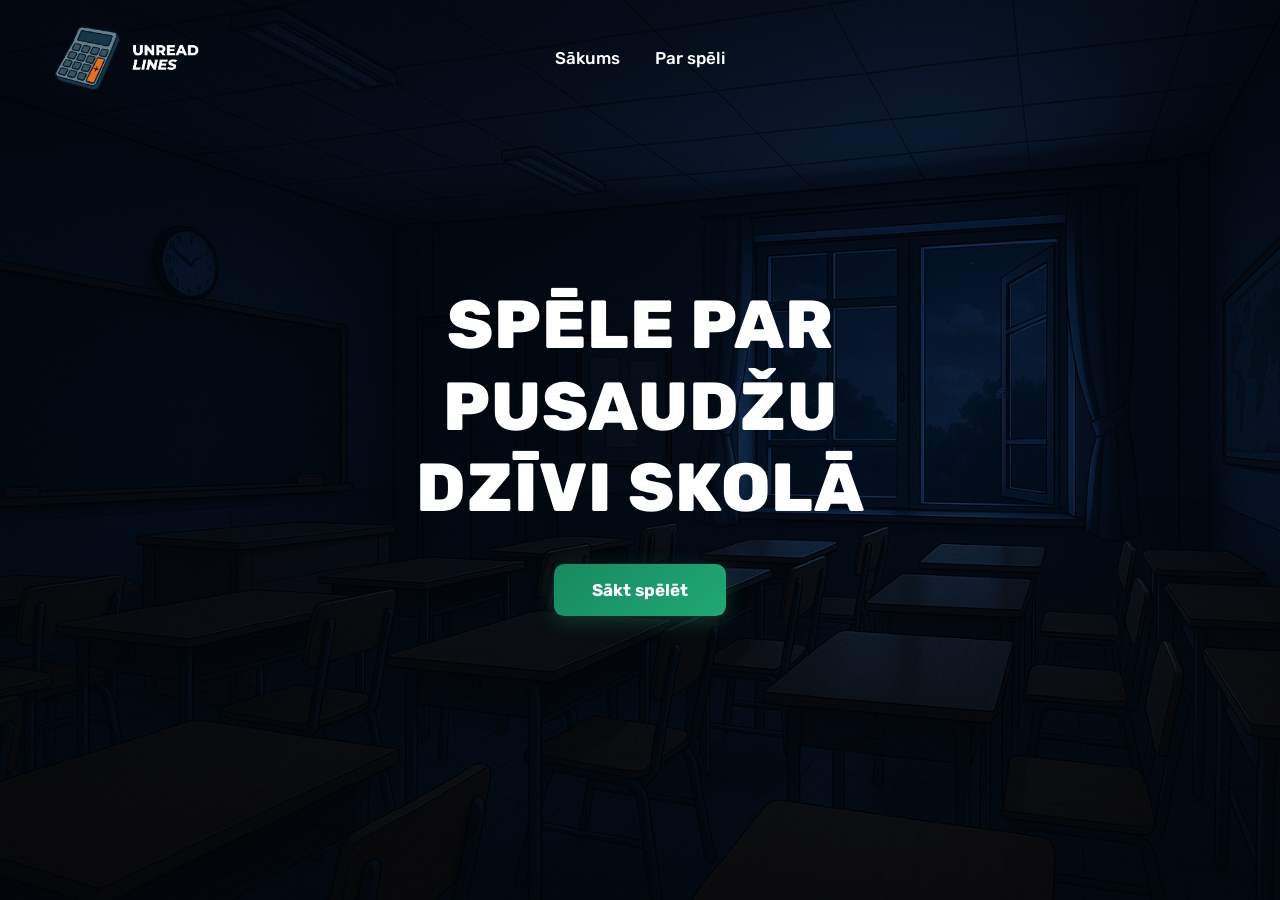
<file: index.html>
<!DOCTYPE html>
<!-- juicebct / Skolēnu dzīve / https://github.com/juicebct -->
<html lang="lv">
<head>
    <meta charset="UTF-8">
    <meta name="viewport" content="width=device-width, initial-scale=1.0">

    <title>Unread Lines</title>

    <!-- Styles and icons -->
    <link rel="icon" href="favicon.ico" type="image/x-icon">
    <link href="css/base.css" rel="stylesheet" type="text/css">
    <link href="css/index.css" rel="stylesheet" type="text/css">

    <!-- Google Fonts -->
    <link rel="preconnect" href="https://fonts.googleapis.com">
    <link rel="preconnect" href="https://fonts.gstatic.com" crossorigin>
    <link href="https://fonts.googleapis.com/css2?family=Rubik:wght@400;500;600;700;800&display=swap" rel="stylesheet">
</head>

<body>

    <!-- background -->

    <video autoplay muted loop playsinline class="video-bg" poster="images/site/school.png">
        <source src="video/school.mp4" type="video/mp4">
        <img src="images/site/school.png" alt="Background">
    </video>

    <div class="overlay"></div>

    <!-- menu -->

    <nav>
        <div class="logo">
            <img src="images/site/logo-text.png" alt="Unread Lines">
        </div>

        <div class="links">
            <a id="home-link" href="#">Sākums</a>
            <a id="about-link" href="#about">Par spēli</a>
        </div>
    </nav>

    <!-- main page -->

    <div class="content">
        <h1>SPĒLE PAR<br>PUSAUDŽU<br>DZĪVI SKOLĀ</h1>
        <a class="btn" href="game.html">Sākt spēlēt</a>
    </div>

    <!-- about section -->

    <section class="about-section" id="about">

        <div class="about-container">

            <!-- intro -->

            <div class="about-header">
                <span class="section-label">UNREAD LINES</span>

                <h2>PAR SIŽETU</h2>

                <p>
                    Šī spēle ir interaktīvs stāsts, kurā spēlētājs iejūtas
                    15–16 gadus veca jaunieša lomā, kurš atgriežas Rēzeknē.
                    Spēles gaitā viņam ir iespēja sazināties ar dažādiem
                    personāžiem, izmantojot īpaši izveidotu ziņapmaiņas lietotni.
                </p>

                <p>
                    Spēles laikā spēlētājs saņem ziņas, attēlus un video,
                    piedalās sarunās un pieņem lēmumus, kas ietekmē viņa
                    reputāciju un attiecības ar citiem personāžiem.
                    Notikumi, kas risinās ārpus lietotnes, tiek aprakstīti
                    sarunā “Piezīmes”.
                </p>

                <p>
                    Projekts tika izstrādāts kā 12. klases noslēguma darbs
                    priekšmetā “Projektu darbs”. Tas apvieno programmēšanu
                    un sociālās zinātnes, pievēršot uzmanību komunikācijai,
                    pārdomātu lēmumu pieņemšanai, atbildībai, empātijai
                    un sadarbībai.
                </p>
            </div>

            <!-- story -->

            <h2 class="story-heading">SPĒLES STĀSTS</h2>

            <div class="timeline">

                <!-- 2023 -->

                <article class="story-card">

                    <span class="year">2023 · PIRMAIS POSMS</span>

                    <h3>SĀKOTNĒJĀ VERSIJA</h3>

                    <p>
                        Spēles pirmā versija tika izveidota 2023. gadā kā
                        12. klases noslēguma projekts. Ierobežotā laika dēļ
                        neizdevās īstenot visas sākotnēji iecerētās idejas.
                        Galvenā uzmanība tika pievērsta tehniskajai pusei,
                        tāpēc spēles sižets palika nepabeigts un nebija
                        pietiekami attīstīts.
                    </p>

                    <p>
                        Pirmā versija tika izstrādāta, izmantojot PHP,
                        JavaScript un atsevišķu datubāzi. Būtisku palīdzību
                        tehniskajā izstrādē, īpaši servera puses
                        programmēšanā, sniedza skolas informātikas skolotājs.
                    </p>

                    <div class="button-wrapper">
                        <a href="https://skolenu-dzive.netlify.app/"
                           target="_blank"
                           rel="noopener noreferrer"
                           class="project-button">
                            Atvērt pirmo spēles versiju
                        </a>
                    </div>

                </article>

                <!-- 2025 -->

                <article class="story-card">

                    <span class="year">2025 · JAUNA PIEEJA</span>

                    <h3>PROJEKTA PĀRSTRĀDE</h3>

                    <p>
                        2025. gadā Ņikita Andrejevs un Iļja Grabovskis
                        kopīgi nolēma pilnībā pārstrādāt spēli. Šoreiz
                        galvenā uzmanība tika pievērsta sižetam un spēles
                        saturam. Stāsts tika izveidots no jauna, pievienoti
                        jauni notikumi un spēles posmi, kā arī pārveidota
                        kopējā spēles struktūra.
                    </p>

                    <p>
                        Īpaša uzmanība tika pievērsta spēles noslēgumam,
                        kurā tagad ir skaidrāk parādītas spēlētāja pieņemto
                        lēmumu sekas, tostarp to ietekme uz reputāciju
                        un attiecībām ar citiem personāžiem.
                    </p>

                    <p>
                        Tehniskajā izstrādē tika atteikts no PHP un
                        atsevišķas datubāzes. Tā vietā tika izmantots
                        tīrs JavaScript un JSON faili, kuros tiek glabāti
                        dialogi, ziņas un cita spēles informācija.
                    </p>

                    <p>
                        Ņikita galvenokārt bija atbildīgs par tehnisko
                        izstrādi, programmēšanu, mājaslapu, dizainu un
                        funkcionalitāti. Iļja arī piedalījās programmēšanā,
                        taču galvenokārt rūpējās par sižetu, jaunu notikumu
                        izveidi un projekta organizēšanu.
                    </p>

                    <p>
                        Izstrādes laikā tika izmantoti arī mākslīgā
                        intelekta rīki, kas palīdzēja programmēšanā,
                        tekstu veidošanā un atsevišķu tehnisku uzdevumu
                        risināšanā. Tomēr galvenie lēmumi par spēles
                        izstrādi, sižetu un saturu tika pieņemti pašiem
                        projekta autoriem.
                    </p>

                    <p>
                        Lai gan tehnisko struktūru būtu bijis iespējams
                        izveidot vēl labāk, šajā pārstrādes posmā galvenā
                        prioritāte bija spēles satura uzlabošana.
                        Nākotnē tehnisko pusi būtu iespējams pilnveidot.
                    </p>

                </article>

                <!-- 2026 -->

                <article class="story-card">

                    <span class="year">2026 · ATKLĀTAIS KODS</span>

                    <h3>PROJEKTA ATKLĀTĀ KODA VERSIJA</h3>

                    <p>
                        2026. gadā spēles pirmkods tika publicēts GitHub
                        platformā, lai ikviens interesents varētu
                        iepazīties ar projekta izstrādi un, ja vēlas,
                        piedalīties tā turpmākajā attīstībā.
                    </p>

                    <p>
                        Projekta autori paši neplāno turpināt spēles
                        izstrādi vai regulāri to atjaunināt, taču būtu
                        priecīgi, ja kāds no interesentiem vēlētos
                        turpināt darbu pie projekta.
                    </p>

                    <p>
                        Jāņem vērā, ka spēles versija kopš 2025. gada
                        nav tikusi atjaunināta, tāpēc tajā joprojām
                        var būt kļūdas un nepilnības. Abas spēles
                        versijas vairs netiek aktīvi uzturētas.
                    </p>

                    <div class="button-wrapper">
                        <a href="https://github.com/juicebct/unread-lines"
                           target="_blank"
                           rel="noopener noreferrer"
                           class="project-button">
                            Apskatīt GitHub repozitoriju
                        </a>
                    </div>

                </article>

            </div>

            <!-- participants -->

            <div class="participants">

                <h2>PROJEKTA DALĪBNIEKI</h2>

                <div class="participant-card">
                    <p>
                        <strong>Iļja Grabovskis</strong> - sākotnējās
                        spēles idejas autors. Atbildīgs par spēles
                        koncepciju, sižetu, notikumiem un projekta
                        organizēšanu. Piedalījās arī programmēšanā
                        un tehniskajā izstrādē.
                    </p>
                </div>

                <div class="participant-card">
                    <p>
                        <strong>Nikita Andreev</strong> - galvenokārt
                        atbildīgs par tehnisko izstrādi, programmēšanu,
                        mājaslapu, dizainu un spēles funkcionalitāti.
                    </p>
                </div>

                <div class="participant-card">
                    <p>
                        <strong>Skolas informātikas skolotājs</strong> -
                        sniedza nozīmīgu palīdzību pirmās spēles versijas
                        tehniskajā izstrādē, īpaši backend jeb servera
                        puses programmēšanā. 2025. gada pārstrādē nepiedalījās.
                    </p>
                </div>

            </div>

        </div>

    </section>

    <script src="js/index.js"></script>

</body>
</html>
</file>
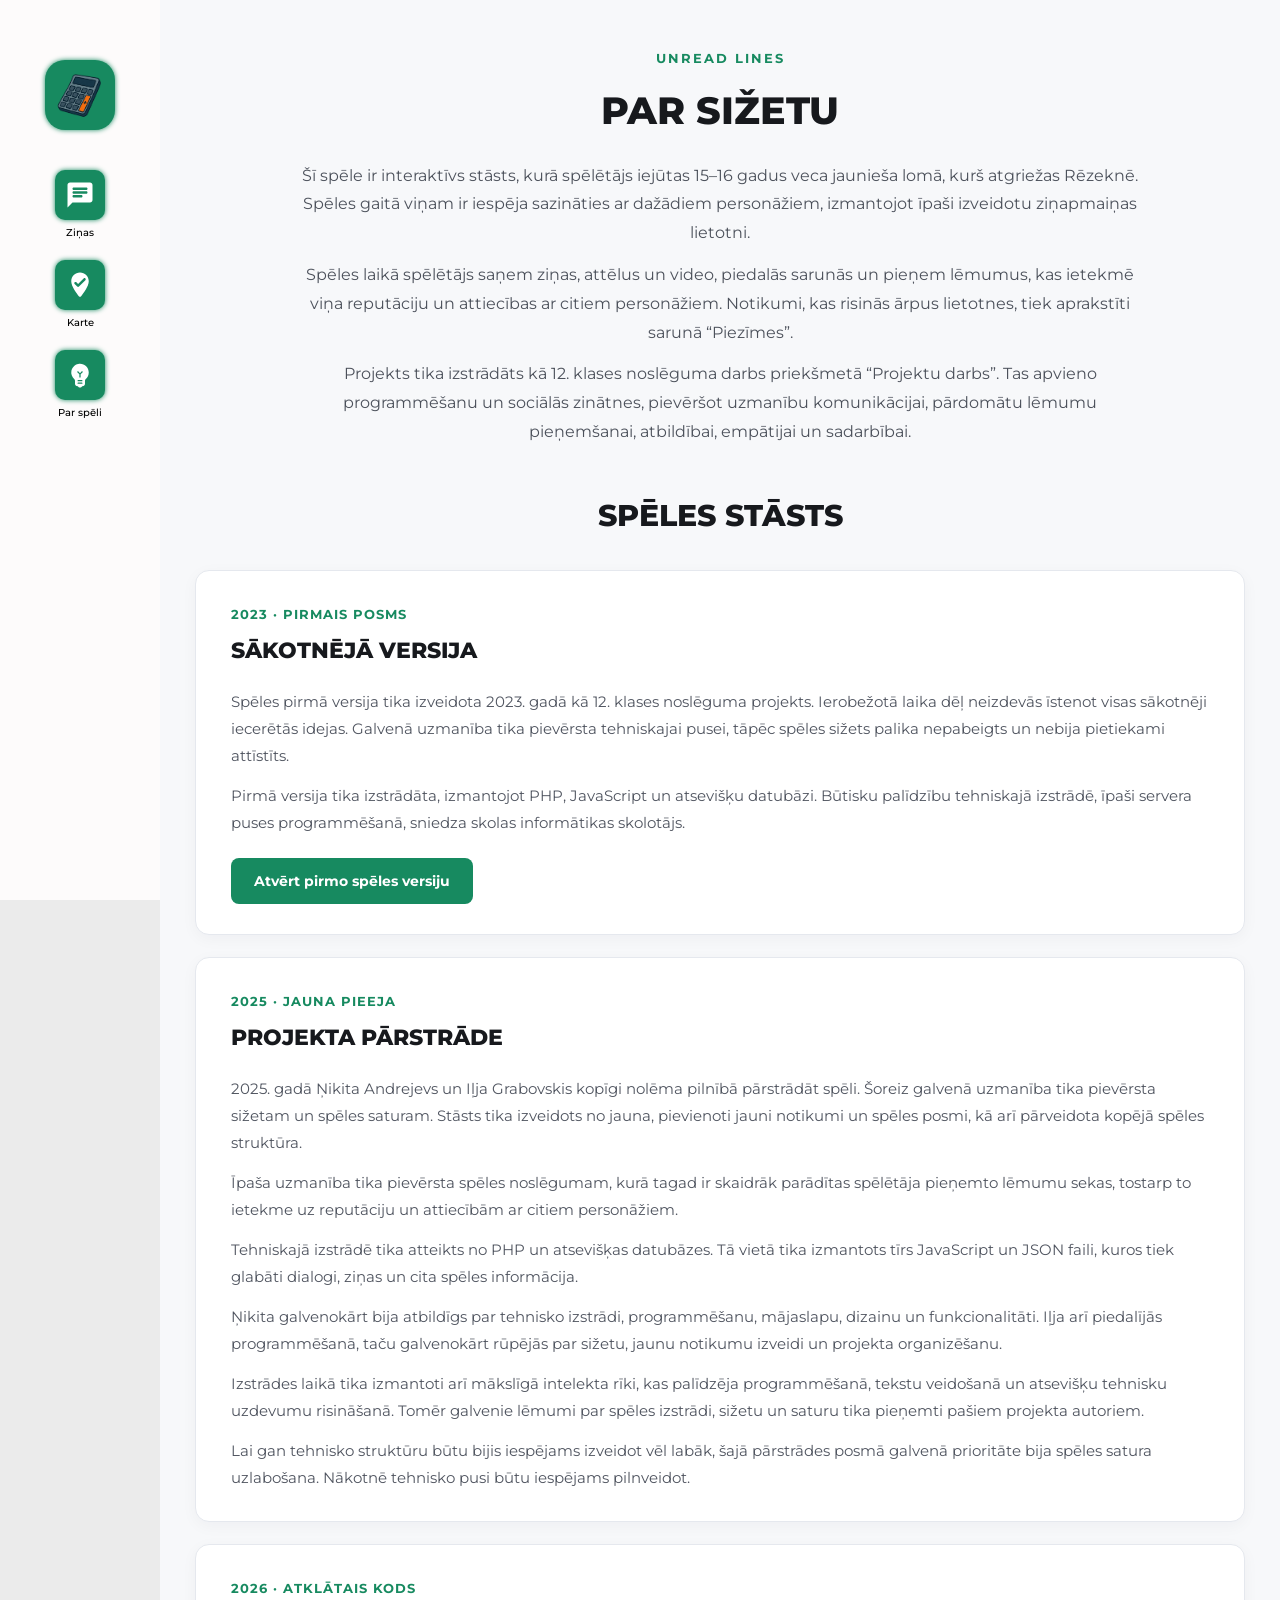
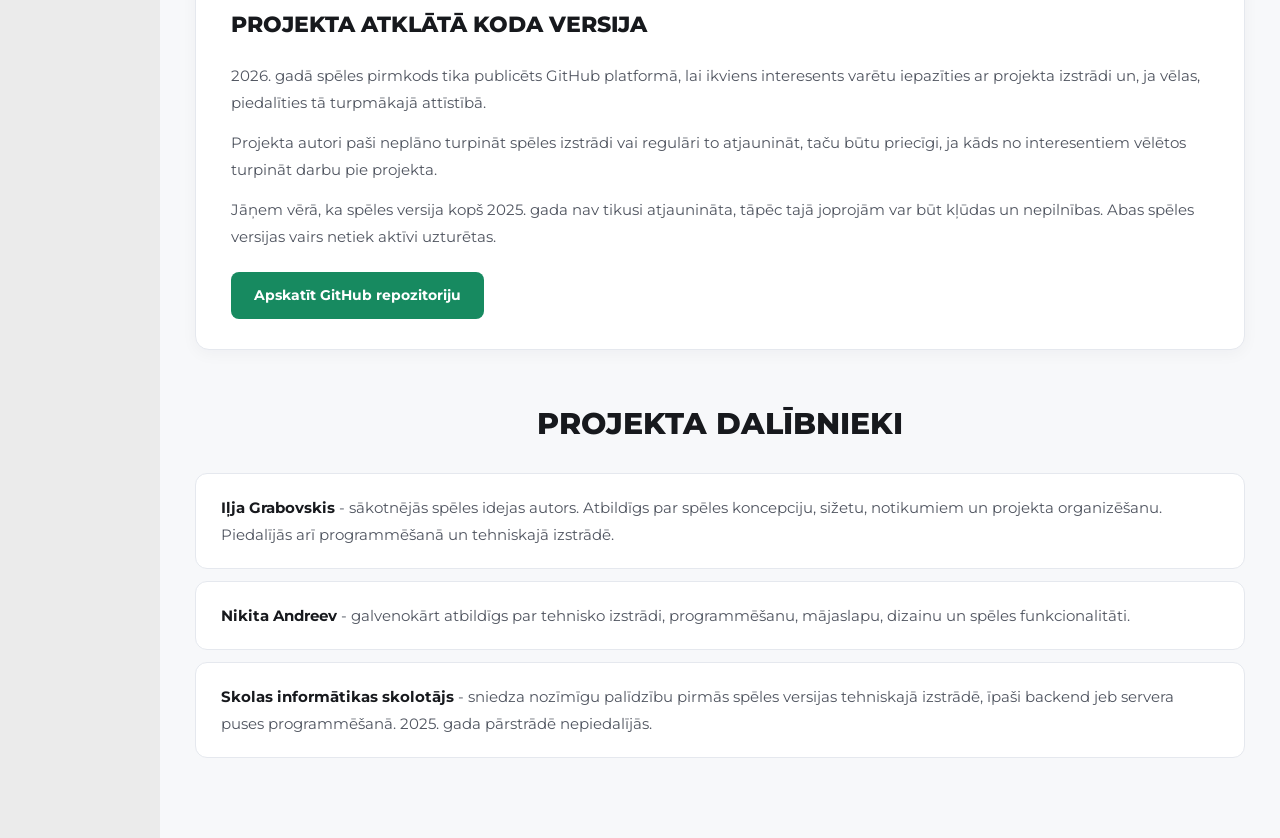
<file: about.html>
<!DOCTYPE html>
<!-- juicebct / Skolēnu dzīve / https://github.com/juicebct -->
<html lang="lv">
<head>
    <meta charset="UTF-8">
    <meta name="viewport" content="width=device-width, initial-scale=1.0">

    <title>Skolēnu dzīve / Par spēli</title>

    <!-- Styles and icons -->
    <link rel="icon" href="favicon.ico" type="image/x-icon">
    <link href="css/base.css" rel="stylesheet" type="text/css">
    <link href="css/sidebar.css" rel="stylesheet" type="text/css">
    <link href="css/about.css" rel="stylesheet" type="text/css">

    <!-- Google Fonts -->
    <link rel="preconnect" href="https://fonts.googleapis.com">
    <link rel="preconnect" href="https://fonts.gstatic.com" crossorigin>
    <link href="https://fonts.googleapis.com/css2?family=Montserrat:ital,wght@0,400;0,500;0,600;0,700;0,900;1,400&display=swap" rel="stylesheet">
</head>
<body class="about-page">
    <nav class="sidebar">
        <a class="logo" href="index.html"><img src="images/site/logo.png" alt=""></a>
        <a href="game.html"><img src="icons/chat.svg" alt="">Ziņas</a>
        <a href="map.html"><img src="icons/map.svg" alt="">Karte</a>
        <a href="about.html"><img src="icons/about.svg" alt="">Par spēli</a>
    </nav>

    <main class="about-content">
        <div class="about-container">

        <!-- INTRO -->

        <div class="about-header">
            <span class="section-label">UNREAD LINES</span>

            <h2>PAR SIŽETU</h2>

            <p>
                Šī spēle ir interaktīvs stāsts, kurā spēlētājs iejūtas
                15–16 gadus veca jaunieša lomā, kurš atgriežas Rēzeknē.
                Spēles gaitā viņam ir iespēja sazināties ar dažādiem
                personāžiem, izmantojot īpaši izveidotu ziņapmaiņas lietotni.
            </p>

            <p>
                Spēles laikā spēlētājs saņem ziņas, attēlus un video,
                piedalās sarunās un pieņem lēmumus, kas ietekmē viņa
                reputāciju un attiecības ar citiem personāžiem.
                Notikumi, kas risinās ārpus lietotnes, tiek aprakstīti
                sarunā “Piezīmes”.
            </p>

            <p>
                Projekts tika izstrādāts kā 12. klases noslēguma darbs
                priekšmetā “Projektu darbs”. Tas apvieno programmēšanu
                un sociālās zinātnes, pievēršot uzmanību komunikācijai,
                pārdomātu lēmumu pieņemšanai, atbildībai, empātijai
                un sadarbībai.
            </p>
        </div>

        <!-- STORY -->

        <h2 class="story-heading">SPĒLES STĀSTS</h2>

        <div class="timeline">

            <!-- 2023 -->

            <article class="story-card">

                <span class="year">2023 · PIRMAIS POSMS</span>

                <h3>SĀKOTNĒJĀ VERSIJA</h3>

                <p>
                    Spēles pirmā versija tika izveidota 2023. gadā kā
                    12. klases noslēguma projekts. Ierobežotā laika dēļ
                    neizdevās īstenot visas sākotnēji iecerētās idejas.
                    Galvenā uzmanība tika pievērsta tehniskajai pusei,
                    tāpēc spēles sižets palika nepabeigts un nebija
                    pietiekami attīstīts.
                </p>

                <p>
                    Pirmā versija tika izstrādāta, izmantojot PHP,
                    JavaScript un atsevišķu datubāzi. Būtisku palīdzību
                    tehniskajā izstrādē, īpaši servera puses
                    programmēšanā, sniedza skolas informātikas skolotājs.
                </p>

                <div class="button-wrapper">
                    <a href="https://skolenu-dzive.netlify.app/"
                       target="_blank"
                       rel="noopener noreferrer"
                       class="project-button">
                        Atvērt pirmo spēles versiju
                    </a>
                </div>

            </article>

            <!-- 2025 -->

            <article class="story-card">

                <span class="year">2025 · JAUNA PIEEJA</span>

                <h3>PROJEKTA PĀRSTRĀDE</h3>

                <p>
                    2025. gadā Ņikita Andrejevs un Iļja Grabovskis
                    kopīgi nolēma pilnībā pārstrādāt spēli. Šoreiz
                    galvenā uzmanība tika pievērsta sižetam un spēles
                    saturam. Stāsts tika izveidots no jauna, pievienoti
                    jauni notikumi un spēles posmi, kā arī pārveidota
                    kopējā spēles struktūra.
                </p>

                <p>
                    Īpaša uzmanība tika pievērsta spēles noslēgumam,
                    kurā tagad ir skaidrāk parādītas spēlētāja pieņemto
                    lēmumu sekas, tostarp to ietekme uz reputāciju
                    un attiecībām ar citiem personāžiem.
                </p>

                <p>
                    Tehniskajā izstrādē tika atteikts no PHP un
                    atsevišķas datubāzes. Tā vietā tika izmantots
                    tīrs JavaScript un JSON faili, kuros tiek glabāti
                    dialogi, ziņas un cita spēles informācija.
                </p>

                <p>
                    Ņikita galvenokārt bija atbildīgs par tehnisko
                    izstrādi, programmēšanu, mājaslapu, dizainu un
                    funkcionalitāti. Iļja arī piedalījās programmēšanā,
                    taču galvenokārt rūpējās par sižetu, jaunu notikumu
                    izveidi un projekta organizēšanu.
                </p>

                <p>
                    Izstrādes laikā tika izmantoti arī mākslīgā
                    intelekta rīki, kas palīdzēja programmēšanā,
                    tekstu veidošanā un atsevišķu tehnisku uzdevumu
                    risināšanā. Tomēr galvenie lēmumi par spēles
                    izstrādi, sižetu un saturu tika pieņemti pašiem
                    projekta autoriem.
                </p>

                <p>
                    Lai gan tehnisko struktūru būtu bijis iespējams
                    izveidot vēl labāk, šajā pārstrādes posmā galvenā
                    prioritāte bija spēles satura uzlabošana.
                    Nākotnē tehnisko pusi būtu iespējams pilnveidot.
                </p>

            </article>

            <!-- 2026 -->

            <article class="story-card">

                <span class="year">2026 · ATKLĀTAIS KODS</span>

                <h3>PROJEKTA ATKLĀTĀ KODA VERSIJA</h3>

                <p>
                    2026. gadā spēles pirmkods tika publicēts GitHub
                    platformā, lai ikviens interesents varētu
                    iepazīties ar projekta izstrādi un, ja vēlas,
                    piedalīties tā turpmākajā attīstībā.
                </p>

                <p>
                    Projekta autori paši neplāno turpināt spēles
                    izstrādi vai regulāri to atjaunināt, taču būtu
                    priecīgi, ja kāds no interesentiem vēlētos
                    turpināt darbu pie projekta.
                </p>

                <p>
                    Jāņem vērā, ka spēles versija kopš 2025. gada
                    nav tikusi atjaunināta, tāpēc tajā joprojām
                    var būt kļūdas un nepilnības. Abas spēles
                    versijas vairs netiek aktīvi uzturētas.
                </p>

                <div class="button-wrapper">
                    <a href="https://github.com/juicebct/unread-lines"
                       target="_blank"
                       rel="noopener noreferrer"
                       class="project-button">
                        Apskatīt GitHub repozitoriju
                    </a>
                </div>

            </article>

        </div>

        <!-- PARTICIPANTS -->

        <div class="participants">

            <h2>PROJEKTA DALĪBNIEKI</h2>

            <div class="participant-card">
                <p>
                    <strong>Iļja Grabovskis</strong> - sākotnējās
                    spēles idejas autors. Atbildīgs par spēles
                    koncepciju, sižetu, notikumiem un projekta
                    organizēšanu. Piedalījās arī programmēšanā
                    un tehniskajā izstrādē.
                </p>
            </div>

            <div class="participant-card">
                <p>
                    <strong>Nikita Andreev</strong> - galvenokārt
                    atbildīgs par tehnisko izstrādi, programmēšanu,
                    mājaslapu, dizainu un spēles funkcionalitāti.
                </p>
            </div>

            <div class="participant-card">
                <p>
                    <strong>Skolas informātikas skolotājs</strong> -
                    sniedza nozīmīgu palīdzību pirmās spēles versijas
                    tehniskajā izstrādē, īpaši backend jeb servera
                    puses programmēšanā. 2025. gada pārstrādē nepiedalījās.
                </p>
            </div>

        </div>

            </div>
</main>
</body>
</html>
</file>
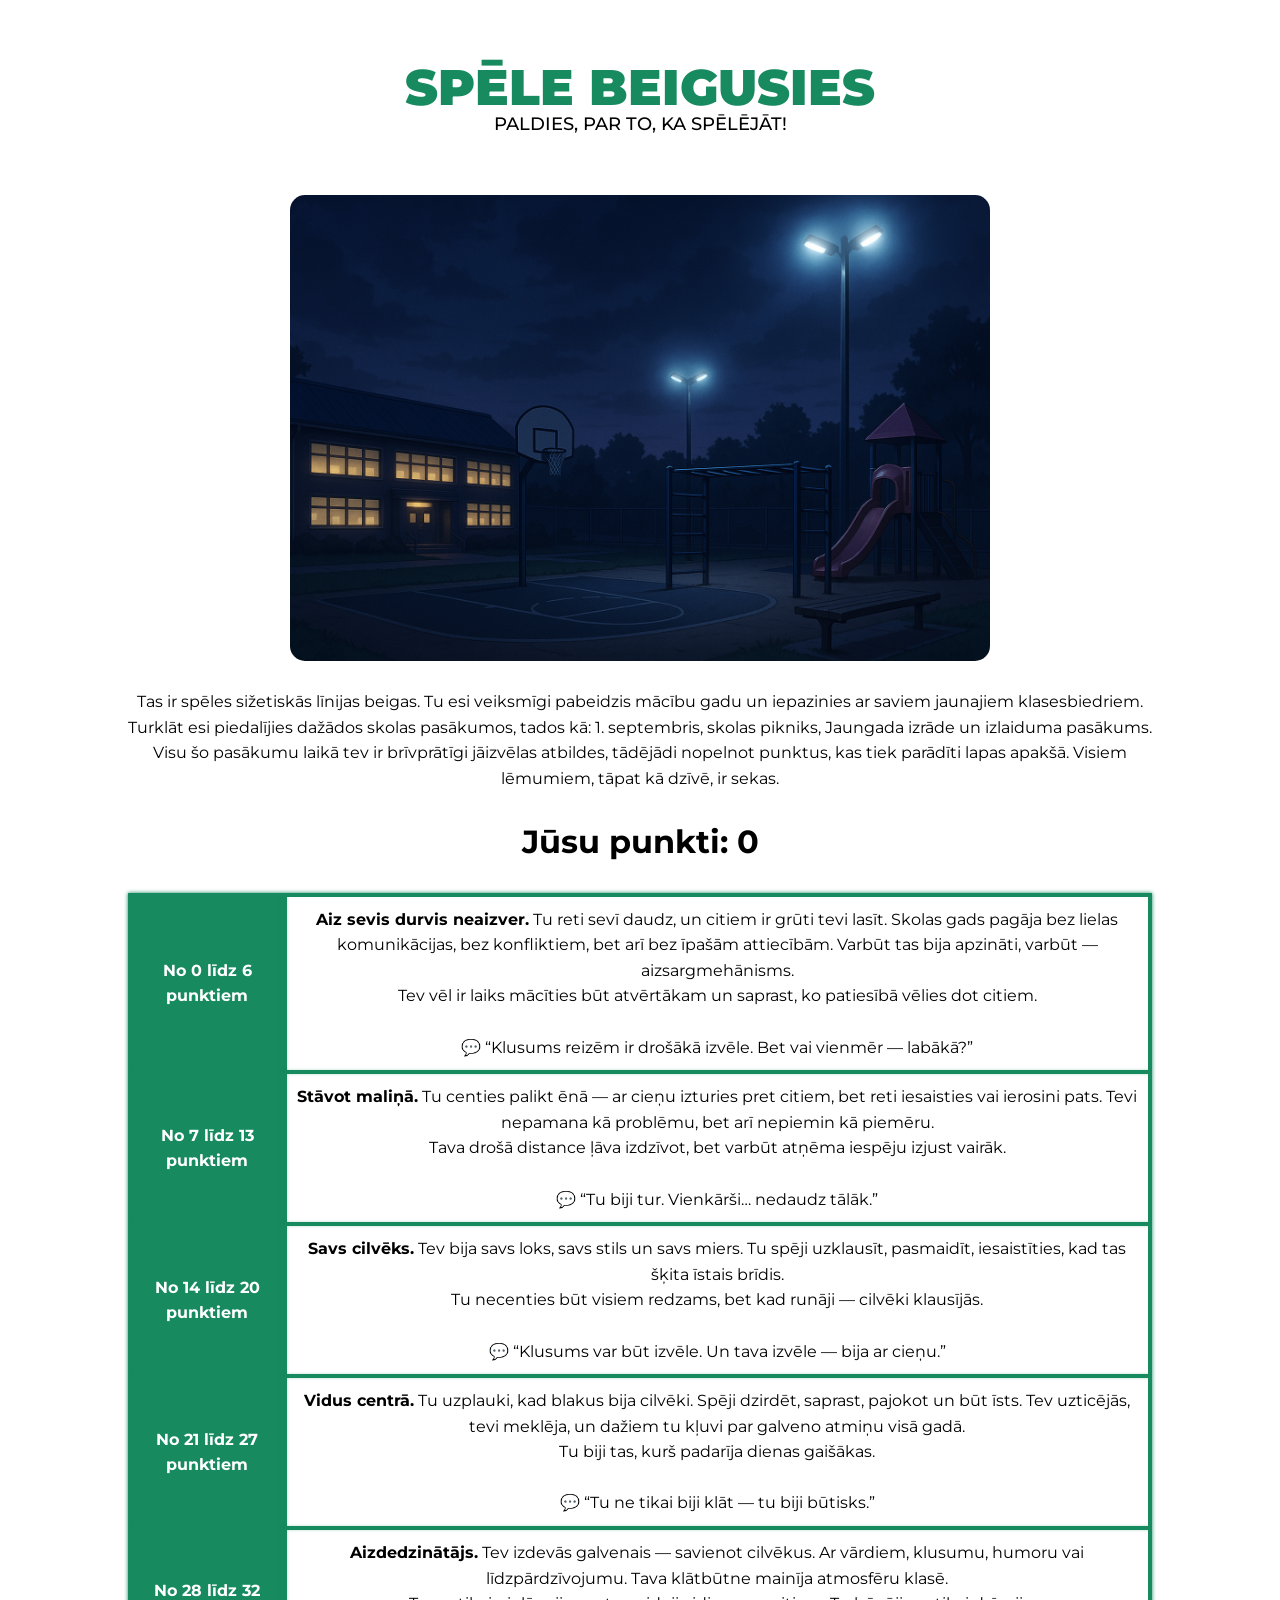
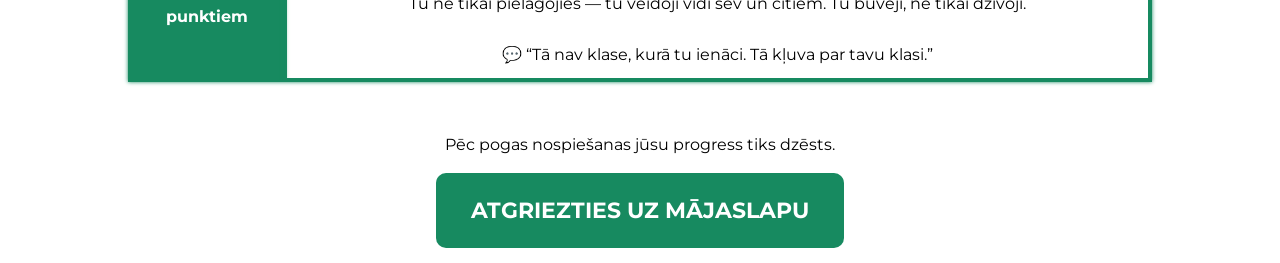
<file: gameover.html>
<!DOCTYPE html>
<!-- juicebct / Skolēnu dzīve / https://github.com/juicebct -->
<html lang="lv">
<head>
    <meta charset="UTF-8">
    <meta name="viewport" content="width=device-width, initial-scale=1.0">

    <title>Skolēnu dzīve / Spēle beigusies</title>

    <!-- Styles and icons -->
    <link rel="icon" href="favicon.ico" type="image/x-icon">
    <link href="css/base.css" rel="stylesheet" type="text/css">
    <link href="css/infopages.css" rel="stylesheet" type="text/css">

    <!-- Google Fonts -->
    <link rel="preconnect" href="https://fonts.googleapis.com">
    <link rel="preconnect" href="https://fonts.gstatic.com" crossorigin>
    <link href="https://fonts.googleapis.com/css2?family=Montserrat:ital,wght@0,400;0,500;0,600;0,700;0,900;1,400&display=swap" rel="stylesheet">
</head>
<body>
    <header class="header">
        <div class="container">
            <div class="header-box">
                <h1>SPĒLE BEIGUSIES</h1>
                <p>Paldies, par to, ka spēlējāt!</p>
            </div>
        </div>
    </header>

    <div class="information">
        <div class="container">
            <div class="info-container">
                <img class="end-image" src="images/artend.png" alt="">
                <p class="end-text">Tas ir spēles sižetiskās līnijas beigas. Tu esi veiksmīgi pabeidzis mācību gadu un iepazinies ar saviem jaunajiem klasesbiedriem. Turklāt esi piedalījies dažādos skolas pasākumos, tados kā: 1. septembris, skolas pikniks, Jaungada izrāde un izlaiduma pasākums. Visu šo pasākumu laikā tev ir brīvprātīgi jāizvēlas atbildes, tādējādi nopelnot punktus, kas tiek parādīti lapas apakšā. Visiem lēmumiem, tāpat kā dzīvē, ir sekas.</p>

                <h1 id="points-display">Jūsu punkti: -</h1>

                <table>
                    <tr>
                        <th>No 0 līdz 6 punktiem</th>
                        <td><b>Aiz sevis durvis neaizver.</b> Tu reti sevī daudz, un citiem ir grūti tevi lasīt. Skolas gads pagāja bez lielas komunikācijas, bez konfliktiem, bet arī bez īpašām attiecībām. Varbūt tas bija apzināti, varbūt — aizsargmehānisms. <br> Tev vēl ir laiks mācīties būt atvērtākam un saprast, ko patiesībā vēlies dot citiem. <br><br> 💬 “Klusums reizēm ir drošākā izvēle. Bet vai vienmēr — labākā?”</td>
                    </tr>
                    <tr>
                        <th>No 7 līdz 13 punktiem</th>
                        <td><b>Stāvot maliņā.</b> Tu centies palikt ēnā — ar cieņu izturies pret citiem, bet reti iesaisties vai ierosini pats. Tevi nepamana kā problēmu, bet arī nepiemin kā piemēru. <br> Tava drošā distance ļāva izdzīvot, bet varbūt atņēma iespēju izjust vairāk. <br><br> 💬 “Tu biji tur. Vienkārši… nedaudz tālāk.”</td>
                    </tr>
                    <tr>
                        <th>No 14 līdz 20 punktiem</th>
                        <td><b>Savs cilvēks.</b> Tev bija savs loks, savs stils un savs miers. Tu spēji uzklausīt, pasmaidīt, iesaistīties, kad tas šķita īstais brīdis. <br> Tu necenties būt visiem redzams, bet kad runāji — cilvēki klausījās. <br><br> 💬 “Klusums var būt izvēle. Un tava izvēle — bija ar cieņu.”</td>
                    </tr>
                    <tr>
                        <th>No 21 līdz 27 punktiem</th>
                        <td><b>Vidus centrā.</b> Tu uzplauki, kad blakus bija cilvēki. Spēji dzirdēt, saprast, pajokot un būt īsts. Tev uzticējās, tevi meklēja, un dažiem tu kļuvi par galveno atmiņu visā gadā. <br> Tu biji tas, kurš padarīja dienas gaišākas. <br><br> 💬 “Tu ne tikai biji klāt — tu biji būtisks.”</td>
                    </tr>
                    <tr>
                        <th>No 28 līdz 32 punktiem</th>
                        <td><b>Aizdedzinātājs.</b> Tev izdevās galvenais — savienot cilvēkus. Ar vārdiem, klusumu, humoru vai līdzpārdzīvojumu. Tava klātbūtne mainīja atmosfēru klasē. <br> Tu ne tikai pielāgojies — tu veidoji vidi sev un citiem. Tu būvēji, ne tikai dzīvoji. <br><br> 💬 “Tā nav klase, kurā tu ienāci. Tā kļuva par tavu klasi.”</td>
                    </tr>
                </table>

                <p>Pēc pogas nospiešanas jūsu progress tiks dzēsts.</p>

                <a class="btn" href="index.html">ATGRIEZTIES UZ MĀJASLAPU</a>
            </div>
        </div>
    </div>

    <script src="js/gameover.js"></script>
</body>
</html>
</file>
<file: css/base.css>
/* general styles */

* {
    margin: 0;
    padding: 0;
    box-sizing: border-box;
}

body {
    font-family: 'Montserrat', sans-serif;
    font-size: 16px;
    line-height: 1.6;
}

a {
    text-decoration: none;
}

::-webkit-scrollbar {
    width: 5px;
    height: 5px;
    background-color: #FFFFFF;
}

::-webkit-scrollbar-thumb {
    border-radius: 3px;
    background-color: #178a60;
}
</file>
<file: css/index.css>
/* index.html */

html, body {
    width: 100%;
    height: 100%;
    overflow: hidden;
}

body {
    font-family: 'Rubik', sans-serif;
    line-height: normal;
    background: #111;
}

/* VIDEO BACKGROUND */

.video-bg {
    position: fixed;
    inset: 0;
    width: 100%;
    height: 100%;
    object-fit: cover;
    z-index: -2;
}

.overlay {
    position: fixed;
    inset: 0;
    background: rgba(0, 0, 0, 0.45);
    z-index: -1;
}

/* menu */

nav {
    position: relative;
    z-index: 20;
    width: 100%;
    height: 115px;
    padding: 20px 4%;
    display: flex;
    align-items: center;
    justify-content: space-between;
}

.logo img {
    height: 75px;
    width: auto;
    display: block;
}

.links {
    position: absolute;
    left: 50%;
    transform: translateX(-50%);
    display: flex;
    align-items: center;
    gap: 35px;
}

nav a {
    position: relative;
    color: white;
    text-decoration: none;
    font-size: 17px;
    font-weight: 500;
    cursor: pointer;
    transition: color 0.25s ease;
}

nav a::after {
    content: '';
    position: absolute;
    left: 0;
    bottom: -7px;
    width: 0;
    height: 2px;
    background: #20a874;
    transition: width 0.25s ease;
}

nav a:hover {
    color: #5fd6a8;
}

nav a:hover::after {
    width: 100%;
}

/* main page */

.content {
    position: absolute;
    top: 50%;
    left: 50%;
    transform: translate(-50%, -50%);
    width: 90%;
    text-align: center;
    color: white;
    z-index: 1;
}

.content h1 {
    font-size: clamp(38px, 6vw, 68px);
    font-weight: 800;
    line-height: 1.2;
    margin-bottom: 35px;
    letter-spacing: 1px;
}

.btn {
    display: inline-block;
    padding: 16px 38px;
    font-size: 17px;
    background: linear-gradient(135deg, #178a60, #20a874);
    color: white;
    border-radius: 10px;
    text-decoration: none;
    font-weight: 700;
    box-shadow: 0 5px 20px rgba(23, 138, 96, 0.35);
    transition: all 0.25s ease;
}

.btn:hover {
    transform: translateY(-3px);
    box-shadow: 0 8px 25px rgba(32, 168, 116, 0.5);
}

/* about panel */

.about-section {
    position: fixed;
    top: 115px;
    left: 0;
    width: 100%;
    height: calc(100% - 115px);

    background: #f7f8fa;
    color: #17191d;

    padding: 45px 25px 60px;

    overflow-y: auto;
    overflow-x: hidden;

    transform: translateY(110%);
    transition: transform 0.55s ease;

    z-index: 10;
    overscroll-behavior: contain;
}

.about-section.active {
    transform: translateY(0);
}

.about-container {
    width: 100%;
    max-width: 1050px;
    margin: 0 auto;
}

/* intro */

.about-header {
    text-align: center;
    margin-bottom: 35px;
}

.section-label {
    display: inline-block;
    color: #178a60;
    font-size: 13px;
    font-weight: 700;
    letter-spacing: 2px;
    text-transform: uppercase;
    margin-bottom: 12px;
}

.about-header h2 {
    font-size: clamp(28px, 4vw, 38px);
    font-weight: 800;
    margin-bottom: 20px;
}

.about-header p {
    max-width: 850px;
    margin: 0 auto 13px;
    color: #4c515b;
    font-size: 16px;
    line-height: 1.8;
}

/* general rections */

.story-heading {
    text-align: center;
    font-size: 30px;
    font-weight: 800;
    margin: 45px 0 30px;
}

.timeline {
    display: flex;
    flex-direction: column;
    gap: 22px;
}

.story-card {
    background: white;
    border: 1px solid #e5e8ee;
    border-radius: 14px;
    padding: 30px 35px;
    box-shadow: 0 4px 16px rgba(20, 30, 50, 0.04);
}

.story-card h3 {
    font-size: 22px;
    font-weight: 800;
    margin-bottom: 20px;
    color: #17191d;
}

.year {
    display: inline-block;
    color: #178a60;
    font-size: 13px;
    font-weight: 700;
    letter-spacing: 1px;
    margin-bottom: 8px;
}

.story-card p {
    color: #505560;
    font-size: 15px;
    line-height: 1.8;
    margin-bottom: 13px;
}

.story-card p:last-of-type {
    margin-bottom: 0;
}

/* btns */

.button-wrapper {
    margin-top: 22px;
}

.project-button {
    display: inline-block;
    padding: 12px 23px;
    background: #178a60;
    color: white;
    border-radius: 8px;
    text-decoration: none;
    font-size: 14px;
    font-weight: 700;
    transition: all 0.25s ease;
}

.project-button:hover {
    background: #11704d;
    transform: translateY(-2px);
    box-shadow: 0 5px 15px rgba(23, 138, 96, 0.2);
}

/* participants */

.participants {
    margin-top: 50px;
    margin-bottom: 20px;
}

.participants h2 {
    text-align: center;
    font-size: 30px;
    font-weight: 800;
    margin-bottom: 25px;
}

.participant-card {
    background: white;
    border: 1px solid #e5e8ee;
    border-radius: 12px;
    padding: 20px 25px;
    margin-bottom: 12px;
}

.participant-card p {
    color: #505560;
    font-size: 15px;
    line-height: 1.8;
}

.participant-card strong {
    color: #17191d;
}

/* new scrollbar */

.about-section::-webkit-scrollbar {
    width: 8px;
}

.about-section::-webkit-scrollbar-track {
    background: #f0f1f4;
}

.about-section::-webkit-scrollbar-thumb {
    background: #c5cad3;
    border-radius: 10px;
}

.about-section::-webkit-scrollbar-thumb:hover {
    background: #929aa8;
}

/* mobile */

@media (max-width: 700px) {
    nav {
        height: 90px;
        padding: 15px 20px;
    }

    .logo img {
        height: 55px;
    }

    .links {
        position: static;
        transform: none;
        gap: 18px;
    }

    nav a {
        font-size: 14px;
    }

    .about-section {
        top: 90px;
        height: calc(100% - 90px);
        padding: 25px 15px 40px;
    }

    .about-header {
        margin-bottom: 25px;
    }

    .about-header p {
        font-size: 14px;
        line-height: 1.7;
    }

    .story-heading {
        font-size: 25px;
        margin: 35px 0 22px;
    }

    .story-card {
        padding: 22px 18px;
    }

    .story-card h3 {
        font-size: 19px;
    }

    .story-card p,
    .participant-card p {
        font-size: 14px;
    }

    .participants h2 {
        font-size: 25px;
    }

    .participant-card {
        padding: 18px;
    }

    .content h1 {
        font-size: 38px;
    }

    .btn {
        padding: 14px 28px;
        font-size: 15px;
    }
}
</file>
<file: css/sidebar.css>
/* game.html, map.html, about.html */

body {
    display: flex;
    height: 100vh;
    background-color: rgb(235, 235, 235);
}

.sidebar {
    width: 160px;
    display: flex;
    flex-direction: column;
    align-items: center;
    text-align: center;
    padding: 40px 0;
    background-color: #fdfbfb;
}

.sidebar a {
    display: block;
    height: 50px;
    width: 50px;
    margin: 20px 50px;
    font-size: 10px;
    font-weight: 500;
    color: black;
    text-align: center;
    background-color: #178a60;
    border-radius: 10px;
    box-shadow: 0 0 5px #178a60;
}

.sidebar img {
    height: 50px;
    width: 50px;
    padding: 10px;
}

/* logo */

.sidebar a.logo {
    height: 70px;
    width: 70px;
    border-radius: 20px;
}

.sidebar a.logo img {
    height: 70px;
    width: 70px;
}

/* Mobile */

@media (max-width: 768px) {
    body {
        flex-direction: column;
    }

    .sidebar {
        width: 100%;
        flex-direction: row;
        justify-content: space-around;
        padding: 5px;
    }

    .sidebar a {
        margin: 25px 0;
    }
}
</file>
<file: css/about.css>
/* about.html */

.about-page {
    height: auto;
    min-height: 100vh;
}

.about-page .sidebar {
    position: sticky;
    top: 0;
    height: 100vh;
    flex-shrink: 0;
}

.about-content {
    flex: 1;
    min-width: 0;
    padding: 45px 25px 60px;
    color: #17191d;
    background: #f7f8fa;
}

.about-container {
    width: 100%;
    max-width: 1050px;
    margin: 0 auto;
}

.about-header {
    margin-bottom: 35px;
    text-align: center;
}

.section-label {
    display: inline-block;
    margin-bottom: 12px;
    font-size: 13px;
    font-weight: 700;
    letter-spacing: 2px;
    color: #178a60;
    text-transform: uppercase;
}

.about-header h2 {
    margin-bottom: 20px;
    font-size: clamp(28px, 4vw, 38px);
    font-weight: 800;
}

.about-header p {
    max-width: 850px;
    margin: 0 auto 13px;
    font-size: 16px;
    line-height: 1.8;
    color: #4c515b;
}

/* headings */

.story-heading {
    margin: 45px 0 30px;
    font-size: 30px;
    font-weight: 800;
    text-align: center;
}

.participants {
    margin-top: 50px;
    margin-bottom: 20px;
}

.participants h2 {
    margin-bottom: 25px;
    font-size: 30px;
    font-weight: 800;
    text-align: center;
}

/* story cards */

.timeline {
    display: flex;
    flex-direction: column;
    gap: 22px;
}

.story-card {
    padding: 30px 35px;
    background: white;
    border: 1px solid #e5e8ee;
    border-radius: 14px;
    box-shadow: 0 4px 16px rgba(20, 30, 50, 0.04);
}

.story-card h3 {
    margin-bottom: 20px;
    font-size: 22px;
    font-weight: 800;
    color: #17191d;
}

.story-card p {
    margin-bottom: 13px;
    font-size: 15px;
    line-height: 1.8;
    color: #505560;
}

.story-card p:last-of-type {
    margin-bottom: 0;
}

.year {
    display: inline-block;
    margin-bottom: 8px;
    font-size: 13px;
    font-weight: 700;
    letter-spacing: 1px;
    color: #178a60;
}

/* btns */

.button-wrapper {
    margin-top: 22px;
}

.project-button {
    display: inline-block;
    padding: 12px 23px;
    font-size: 14px;
    font-weight: 700;
    color: white;
    background: #178a60;
    border-radius: 8px;
    transition: all 0.25s ease;
}

.project-button:hover {
    background: #11704d;
    transform: translateY(-2px);
    box-shadow: 0 5px 15px rgba(23, 138, 96, 0.2);
}

/* participants */

.participant-card {
    margin-bottom: 12px;
    padding: 20px 25px;
    background: white;
    border: 1px solid #e5e8ee;
    border-radius: 12px;
}

.participant-card p {
    font-size: 15px;
    line-height: 1.8;
    color: #505560;
}

.participant-card strong {
    color: #17191d;
}

/* Mobile */

@media (max-width: 768px) {
    .about-page .sidebar {
        position: static;
        height: auto;
    }

    .about-content {
        padding: 25px 15px 40px;
    }

    .about-header {
        margin-bottom: 25px;
    }

    .about-header p {
        font-size: 14px;
        line-height: 1.7;
    }

    .story-heading,
    .participants h2 {
        font-size: 25px;
    }

    .story-heading {
        margin: 35px 0 22px;
    }

    .story-card {
        padding: 22px 18px;
    }

    .story-card h3 {
        font-size: 19px;
    }

    .story-card p,
    .participant-card p {
        font-size: 14px;
    }

    .participant-card {
        padding: 18px;
    }
}
</file>
<file: css/infopages.css>
/* gameover.html */

.info-container {
    width: 80%;
    margin: 0 auto;
    text-align: center;
    align-content: center;
}

.info-container img {
    width: 100%;
    min-width: 200px;
    max-width: 700px;
    margin: 60px auto;
    border-radius: 15px;
}

/* gameover pic */

.info-container .end-image {
    height: auto;
    max-height: 500px;
    margin-bottom: 20px;
}

/* page header */

.header-box {
    margin: 60px auto 0;
    line-height: 1.1;
}

.header-box h1 {
    font-size: 50px;
    font-weight: 900;
    color: #178a60;
    text-transform: uppercase;
    text-align: center;
}

.header-box p {
    font-size: 18px;
    font-weight: 500;
    color: black;
    text-transform: uppercase;
    text-align: center;
}

hr {
    max-width: 800px;
    margin: 60px auto;
    color: #178a60;
}

/* btns */

.btn {
    display: inline-block;
    margin: 15px 0;
    padding: 20px 35px;
    font-size: 22px;
    font-weight: 700;
    color: #ffffff;
    background-color: #178a60;
    border-radius: 10px;
}

.btn:hover {
    box-shadow: 0 0 3px #178a60;
}

/* text and table */

.end-text {
    margin-bottom: 25px;
}

#points-display {
    margin-bottom: 25px;
}

table,
th,
td {
    border: 2px solid #178a60;
    box-shadow: 0 0 4px #178a60;
}

table {
    display: block;
    width: 100%;
    max-width: 1100px;
    margin: 0 auto 50px;
    overflow-x: auto;
    border-spacing: 0;
}

th,
td {
    padding: 10px;
}

th {
    color: white;
    background-color: #178a60;
}
</file>
